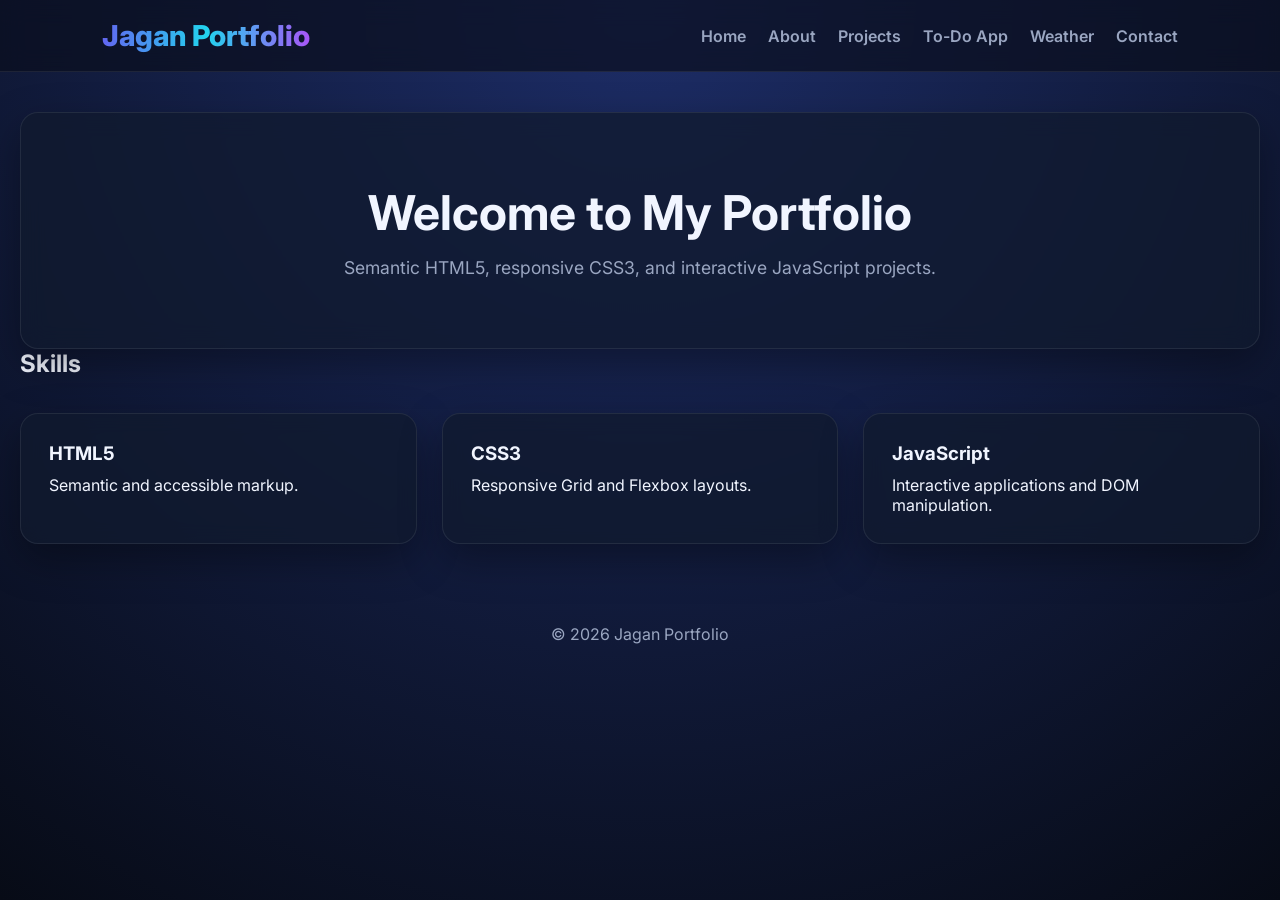
<file: index.html>
<!DOCTYPE html>
<html lang="en">

<head>

    <meta charset="UTF-8">

    <meta name="viewport"
        content="width=device-width, initial-scale=1.0">

    <meta name="description"
        content="Professional Portfolio Website">

    <title>
        Jagan Portfolio
    </title>

    <link rel="stylesheet"
        href="style.css">

</head>

<body>

    <header>

        <h1>
            Jagan Portfolio
        </h1>

        <nav>

            <ul>

                <li><a href="index.html">Home</a></li>

                <li><a href="about.html">About</a></li>

                <li><a href="projects.html">Projects</a></li>

                <li><a href="todo.html">To-Do App</a></li>

                <li><a href="weather.html">Weather</a></li>

                <li><a href="contact.html">Contact</a></li>

            </ul>

        </nav>

    </header>

    <main>

        <section class="hero">

            <h2>
                Welcome to My Portfolio
            </h2>

            <p>
                Semantic HTML5, responsive CSS3,
                and interactive JavaScript projects.
            </p>

        </section>

        <section>

            <h2 class="section-title">
                Skills
            </h2>

            <div class="projects-grid">

                <div class="card">

                    <h3>
                        HTML5
                    </h3>

                    <p>
                        Semantic and accessible markup.
                    </p>

                </div>

                <div class="card">

                    <h3>
                        CSS3
                    </h3>

                    <p>
                        Responsive Grid and Flexbox layouts.
                    </p>

                </div>

                <div class="card">

                    <h3>
                        JavaScript
                    </h3>

                    <p>
                        Interactive applications and DOM manipulation.
                    </p>

                </div>

            </div>

        </section>

    </main>

    <footer>

        <p>
            © 2026 Jagan Portfolio
        </p>

    </footer>

</body>

</html>
</file>
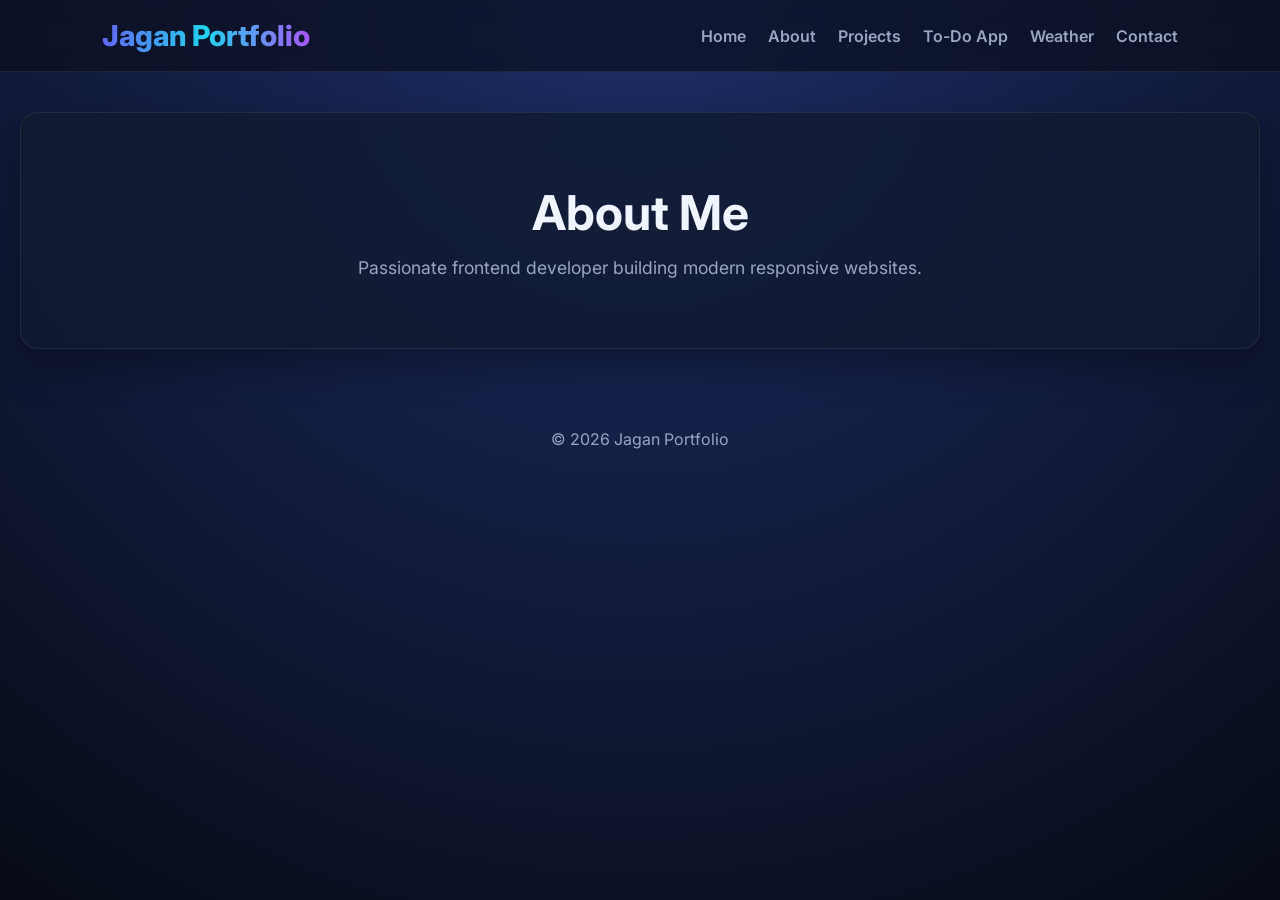
<file: about.html>
<!DOCTYPE html>
<html lang="en">

<head>

    <meta charset="UTF-8">

    <meta name="viewport"
        content="width=device-width, initial-scale=1.0">

    <title>
        About
    </title>

    <link rel="stylesheet"
        href="style.css">

</head>

<body>

    <header>

        <h1>
            Jagan Portfolio
        </h1>

        <nav>

            <ul>

                <li><a href="index.html">Home</a></li>

                <li><a href="about.html">About</a></li>

                <li><a href="projects.html">Projects</a></li>

                <li><a href="todo.html">To-Do App</a></li>

                <li><a href="weather.html">Weather</a></li>

                <li><a href="contact.html">Contact</a></li>

            </ul>

        </nav>

    </header>

    <main>

        <section class="hero">

            <h2>
                About Me
            </h2>

            <p>
                Passionate frontend developer
                building modern responsive websites.
            </p>

        </section>

    </main>

    <footer>

        <p>
            © 2026 Jagan Portfolio
        </p>

    </footer>

</body>

</html>
</file>
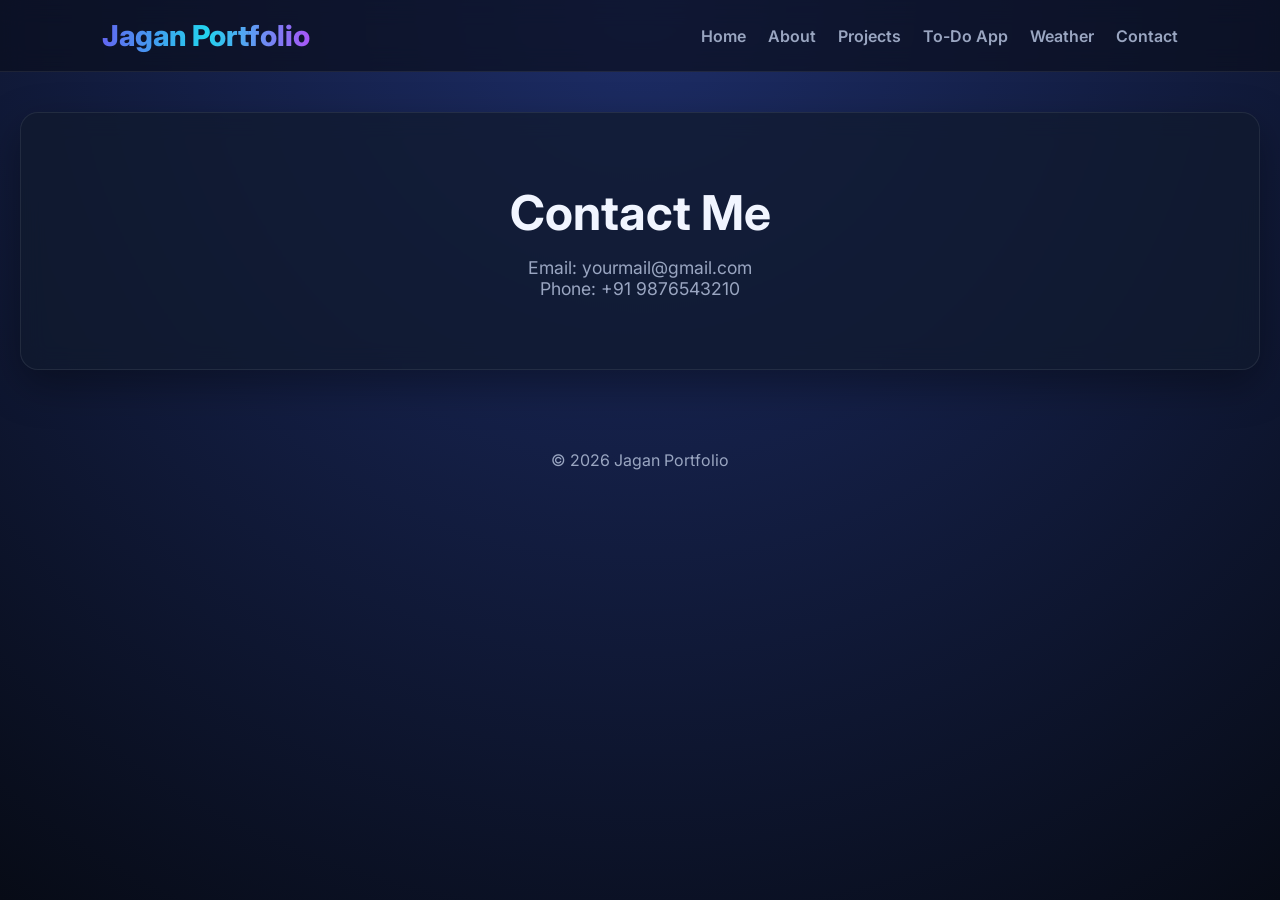
<file: contact.html>
<!DOCTYPE html>
<html lang="en">

<head>

    <meta charset="UTF-8">

    <meta name="viewport"
        content="width=device-width, initial-scale=1.0">

    <title>
        Contact
    </title>

    <link rel="stylesheet"
        href="style.css">

</head>

<body>

    <header>

        <h1>
            Jagan Portfolio
        </h1>

        <nav>

            <ul>

                <li><a href="index.html">Home</a></li>

                <li><a href="about.html">About</a></li>

                <li><a href="projects.html">Projects</a></li>

                <li><a href="todo.html">To-Do App</a></li>

                <li><a href="weather.html">Weather</a></li>

                <li><a href="contact.html">Contact</a></li>

            </ul>

        </nav>

    </header>

    <main>

        <section class="hero">

            <h2>
                Contact Me
            </h2>

            <p>
                Email: yourmail@gmail.com
            </p>

            <p>
                Phone: +91 9876543210
            </p>

        </section>

    </main>

    <footer>

        <p>
            © 2026 Jagan Portfolio
        </p>

    </footer>

</body>

</html>
</file>
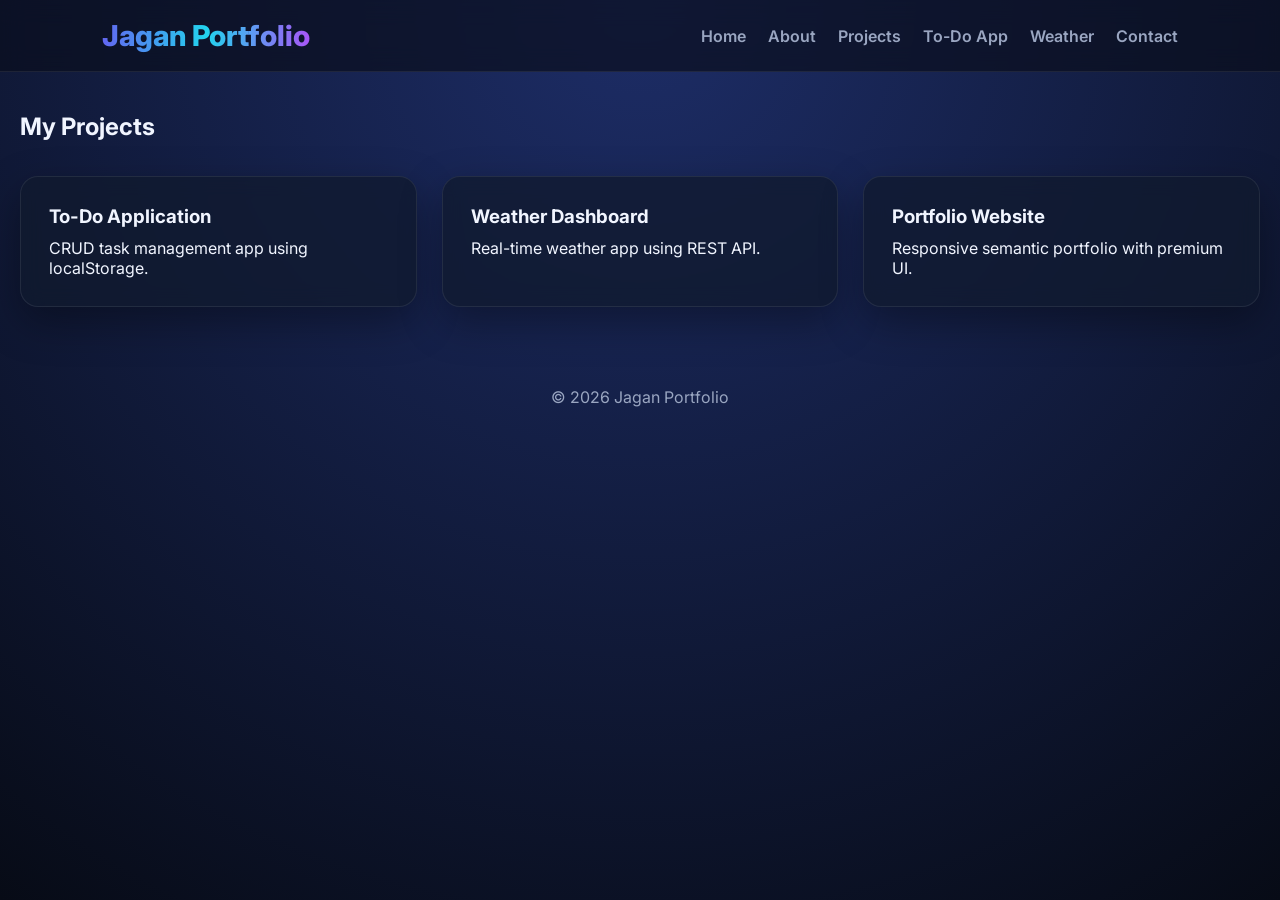
<file: projects.html>
<!DOCTYPE html>
<html lang="en">

<head>

    <meta charset="UTF-8">

    <meta name="viewport"
        content="width=device-width, initial-scale=1.0">

    <title>
        Projects
    </title>

    <link rel="stylesheet"
        href="style.css">

</head>

<body>

    <header>

        <h1>
            Jagan Portfolio
        </h1>

        <nav>

            <ul>

                <li><a href="index.html">Home</a></li>

                <li><a href="about.html">About</a></li>

                <li><a href="projects.html">Projects</a></li>

                <li><a href="todo.html">To-Do App</a></li>

                <li><a href="weather.html">Weather</a></li>

                <li><a href="contact.html">Contact</a></li>

            </ul>

        </nav>

    </header>

    <main>

        <section>

            <h2 class="section-title">
                My Projects
            </h2>

            <div class="projects-grid">

                <div class="card">

                    <h3>
                        To-Do Application
                    </h3>

                    <p>
                        CRUD task management app using localStorage.
                    </p>

                </div>

                <div class="card">

                    <h3>
                        Weather Dashboard
                    </h3>

                    <p>
                        Real-time weather app using REST API.
                    </p>

                </div>

                <div class="card">

                    <h3>
                        Portfolio Website
                    </h3>

                    <p>
                        Responsive semantic portfolio with premium UI.
                    </p>

                </div>

            </div>

        </section>

    </main>

    <footer>

        <p>
            © 2026 Jagan Portfolio
        </p>

    </footer>

</body>

</html>
</file>
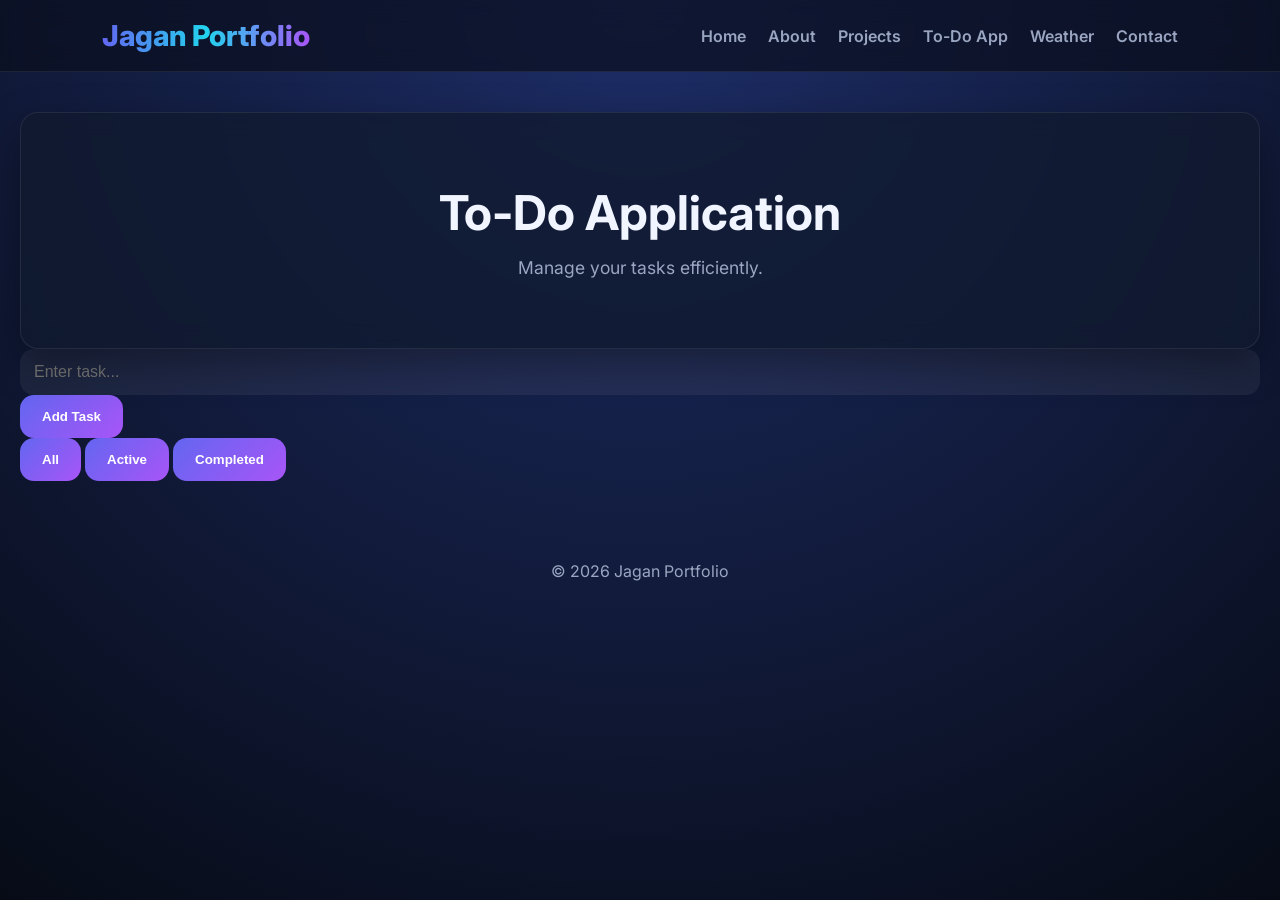
<file: todo.html>
<!DOCTYPE html>
<html lang="en">

<head>

    <meta charset="UTF-8">

    <meta name="viewport"
        content="width=device-width, initial-scale=1.0">

    <title>
        To-Do App
    </title>

    <link rel="stylesheet"
        href="style.css">

</head>

<body>

    <header>

        <h1>
            Jagan Portfolio
        </h1>

        <nav>

            <ul>

                <li><a href="index.html">Home</a></li>

                <li><a href="about.html">About</a></li>

                <li><a href="projects.html">Projects</a></li>

                <li><a href="todo.html">To-Do App</a></li>

                <li><a href="weather.html">Weather</a></li>

                <li><a href="contact.html">Contact</a></li>

            </ul>

        </nav>

    </header>

    <main>

        <section class="hero">

            <h2>
                To-Do Application
            </h2>

            <p>
                Manage your tasks efficiently.
            </p>

        </section>

        <section class="todo-container">

            <div class="todo-input-section">

                <input
                    type="text"
                    id="todo-input"
                    placeholder="Enter task...">

                <button id="add-btn">

                    Add Task

                </button>

            </div>

            <div class="filter-buttons">

                <button
                    class="filter-btn active"
                    data-filter="all">

                    All

                </button>

                <button
                    class="filter-btn"
                    data-filter="active">

                    Active

                </button>

                <button
                    class="filter-btn"
                    data-filter="completed">

                    Completed

                </button>

            </div>

            <ul id="todo-list"></ul>

        </section>

    </main>

    <footer>

        <p>
            © 2026 Jagan Portfolio
        </p>

    </footer>

    <script src="script.js"></script>

</body>

</html>
</file>
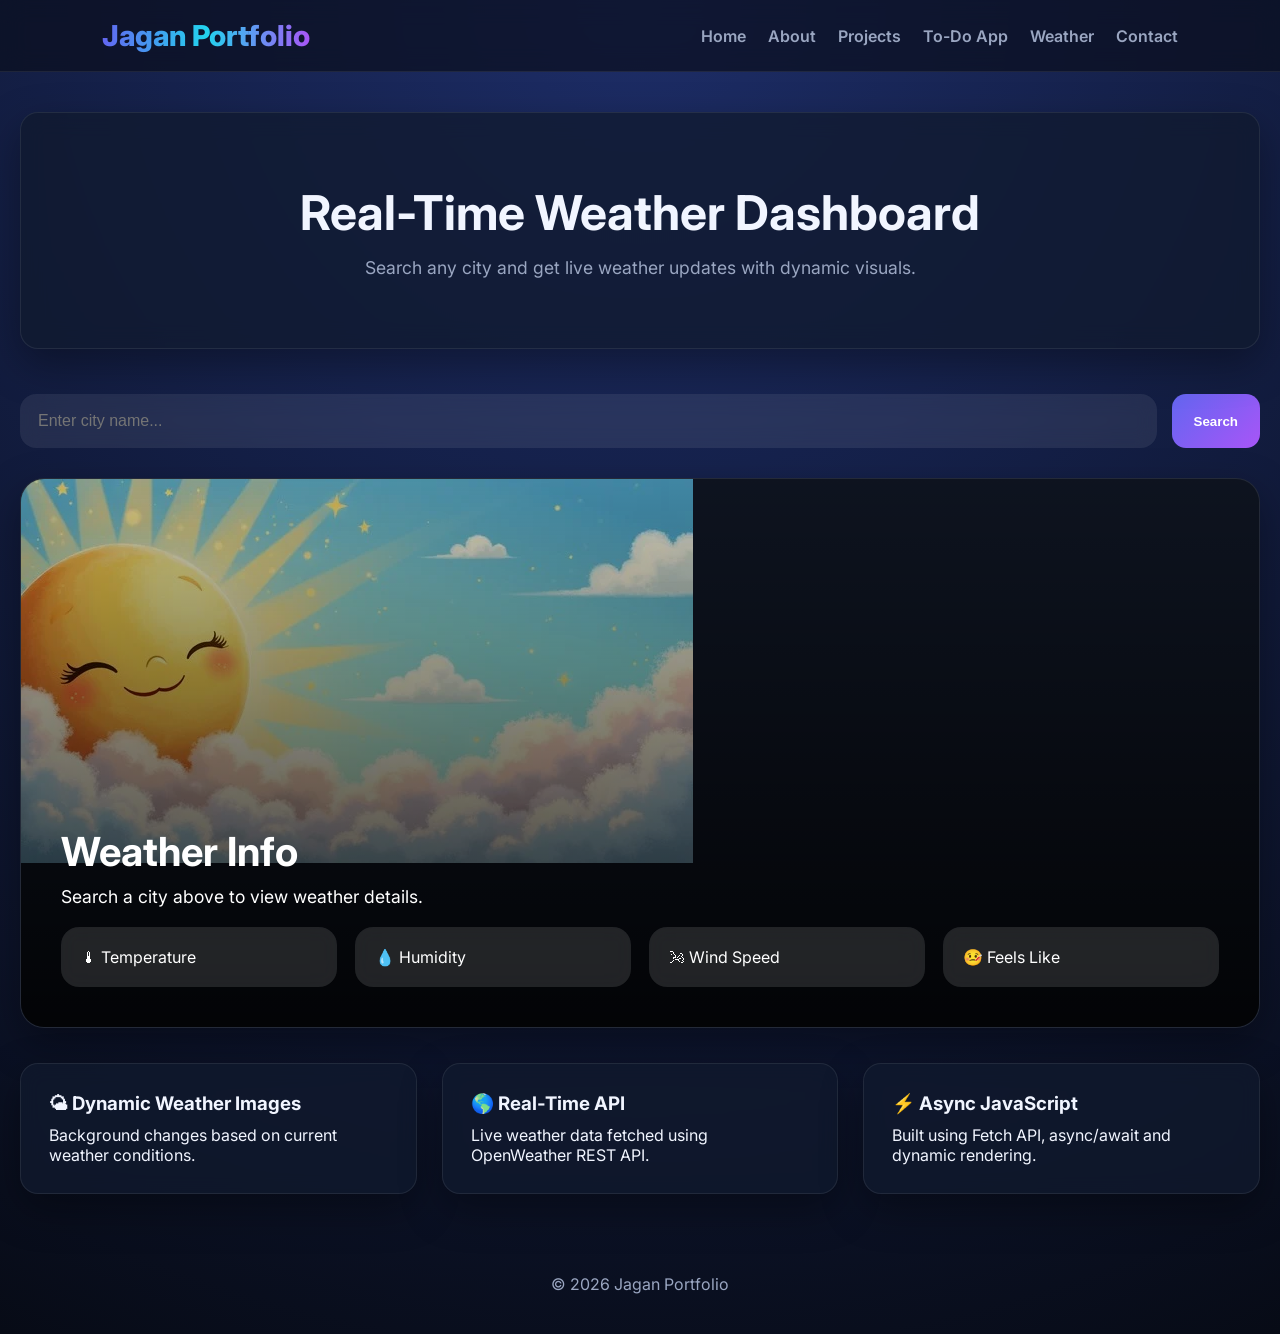
<file: weather.html>
<!DOCTYPE html>
<html lang="en">

<head>

    <meta charset="UTF-8">

    <meta
        name="viewport"
        content="width=device-width, initial-scale=1.0"
    >

    <meta
        name="description"
        content="Premium Real-Time Weather Dashboard"
    >

    <title>
        Premium Weather Dashboard
    </title>

    <link
        rel="stylesheet"
        href="style.css"
    >

</head>

<body>

    <!-- =========================
         HEADER
    ========================== -->

    <header>

        <h1>
            Jagan Portfolio
        </h1>

        <nav>

            <ul>

                <li>
                    <a href="index.html">
                        Home
                    </a>
                </li>

                <li>
                    <a href="about.html">
                        About
                    </a>
                </li>

                <li>
                    <a href="projects.html">
                        Projects
                    </a>
                </li>

                <li>
                    <a href="todo.html">
                        To-Do App
                    </a>
                </li>

                <li>
                    <a href="weather.html">
                        Weather
                    </a>
                </li>

                <li>
                    <a href="contact.html">
                        Contact
                    </a>
                </li>

            </ul>

        </nav>

    </header>

    <!-- =========================
         MAIN
    ========================== -->

    <main>

        <!-- HERO -->

        <section class="hero weather-hero">

            <h2>
                Real-Time Weather Dashboard
            </h2>

            <p>
                Search any city and get
                live weather updates
                with dynamic visuals.
            </p>

        </section>

        <!-- WEATHER SECTION -->

        <section class="weather-section">

            <!-- SEARCH -->

            <div class="weather-search">

                <input
                    type="text"
                    id="city-input"
                    placeholder="Enter city name..."
                    aria-label="City Name"
                >

                <button
                    id="search-btn"
                    aria-label="Search Weather"
                >

                    Search

                </button>

            </div>

            <!-- WEATHER CARD -->

            <div
                id="weather-card"
                class="weather-card"
            >

                <!-- IMAGE -->

                <img
                    id="weather-image"
                    src="assets/images/default.jpg"
                    alt="Weather Background"
                >

                <!-- OVERLAY -->

                <div class="weather-overlay"></div>

                <!-- CONTENT -->

                <div
                    id="weather-content"
                    class="weather-content"
                >

                    <h3>
                        Weather Info
                    </h3>

                    <p>
                        Search a city above
                        to view weather details.
                    </p>

                    <!-- DEFAULT INFO -->

                    <div class="weather-info">

                        <div class="weather-item">

                            🌡 Temperature

                        </div>

                        <div class="weather-item">

                            💧 Humidity

                        </div>

                        <div class="weather-item">

                            🌬 Wind Speed

                        </div>

                        <div class="weather-item">

                            🤒 Feels Like

                        </div>

                    </div>

                </div>

            </div>

        </section>

        <!-- EXTRA FEATURE SECTION -->

        <section class="projects-grid">

            <div class="card">

                <h3>
                    🌤 Dynamic Weather Images
                </h3>

                <p>
                    Background changes based
                    on current weather conditions.
                </p>

            </div>

            <div class="card">

                <h3>
                    🌎 Real-Time API
                </h3>

                <p>
                    Live weather data fetched
                    using OpenWeather REST API.
                </p>

            </div>

            <div class="card">

                <h3>
                    ⚡ Async JavaScript
                </h3>

                <p>
                    Built using Fetch API,
                    async/await and dynamic rendering.
                </p>

            </div>

        </section>

    </main>

    <!-- =========================
         FOOTER
    ========================== -->

    <footer>

        <p>
            © 2026 Jagan Portfolio
        </p>

    </footer>

    <!-- =========================
         SCRIPT
    ========================== -->

    <script src="script.js"></script>

</body>

</html>
</file>
<file: style.css>
/* =========================
   FONT
========================= */

@import url('https://fonts.googleapis.com/css2?family=Inter:wght@300;400;500;600;700;800&display=swap');

/* =========================
   ROOT
========================= */

:root {

    --bg: #070b16;

    --surface: rgba(17, 26, 46, 0.75);

    --text: #f1f5ff;

    --muted: #9aa6c1;

    --primary: #6366f1;

    --secondary: #22d3ee;

    --accent: #a855f7;

    --success: #22c55e;

    --warning: #f59e0b;

    --danger: #ef4444;

    --radius: 18px;

    --shadow: 0 15px 40px rgba(0,0,0,0.35);

    --border: 1px solid rgba(255,255,255,0.08);

    --transition: 0.3s ease;
}

/* =========================
   RESET
========================= */

* {

    margin: 0;

    padding: 0;

    box-sizing: border-box;
}

/* =========================
   BODY
========================= */

body {

    font-family: 'Inter', sans-serif;

    background:
        radial-gradient(circle at top,
        #1d2d67,
        #070b16);

    color: var(--text);

    min-height: 100vh;
}

/* =========================
   HEADER
========================= */

header {

    display: flex;

    justify-content: space-between;

    align-items: center;

    padding: 18px 8%;

    position: sticky;

    top: 0;

    z-index: 1000;

    background: rgba(10,15,30,0.7);

    backdrop-filter: blur(12px);

    border-bottom: var(--border);
}

header h1 {

    font-size: 1.8rem;

    font-weight: 800;

    background: linear-gradient(
        90deg,
        var(--primary),
        var(--secondary),
        var(--accent)
    );

    background-clip: text;

    -webkit-background-clip: text;

    color: transparent;

    -webkit-text-fill-color: transparent;
}

/* =========================
   NAVIGATION
========================= */

nav ul {

    display: flex;

    gap: 22px;

    list-style: none;
}

nav a {

    text-decoration: none;

    color: var(--muted);

    font-weight: 600;

    transition: var(--transition);
}

nav a:hover {

    color: white;
}

/* =========================
   MAIN
========================= */

main {

    max-width: 1300px;

    margin: auto;

    padding: 40px 20px;
}

/* =========================
   HERO
========================= */

.hero {

    background: var(--surface);

    border: var(--border);

    border-radius: var(--radius);

    padding: 70px 40px;

    text-align: center;

    backdrop-filter: blur(12px);

    box-shadow: var(--shadow);
}

.hero h2 {

    font-size: 3rem;

    margin-bottom: 15px;
}

.hero p {

    color: var(--muted);

    font-size: 1.1rem;
}

/* =========================
   GRID
========================= */

.projects-grid {

    display: grid;

    grid-template-columns:
        repeat(auto-fit, minmax(260px, 1fr));

    gap: 25px;

    margin-top: 35px;
}

/* =========================
   CARD
========================= */

.card {

    background: var(--surface);

    border-radius: var(--radius);

    border: var(--border);

    padding: 28px;

    backdrop-filter: blur(10px);

    box-shadow: var(--shadow);

    transition: var(--transition);
}

.card:hover {

    transform: translateY(-8px);

    border-color: rgba(99,102,241,0.5);
}

.card h3 {

    margin-bottom: 10px;
}

/* =========================
   BUTTON
========================= */

button {

    padding: 14px 22px;

    border: none;

    border-radius: 14px;

    cursor: pointer;

    font-weight: 700;

    color: white;

    background: linear-gradient(
        135deg,
        var(--primary),
        var(--accent)
    );

    transition: var(--transition);
}

button:hover {

    transform: translateY(-3px);
}

/* =========================
   INPUTS
========================= */

input,
textarea {

    width: 100%;

    padding: 14px;

    border-radius: 14px;

    border: none;

    outline: none;

    background: rgba(255,255,255,0.06);

    color: white;

    font-size: 1rem;
}

/* =========================
   TODO APP
========================= */

.todo-item {

    display: flex;

    justify-content: space-between;

    align-items: center;

    gap: 15px;

    padding: 18px;

    border-radius: 16px;

    background: rgba(255,255,255,0.05);

    margin-bottom: 14px;

    border: var(--border);
}

.todo-item.completed span {

    text-decoration: line-through;

    opacity: 0.6;
}

.complete-btn {

    background: var(--success);
}

.edit-btn {

    background: var(--warning);
}

.delete-btn {

    background: var(--danger);
}

/* =========================
   WEATHER SECTION
========================= */

.weather-section {

    margin-top: 45px;
}

/* SEARCH */

.weather-search {

    display: flex;

    gap: 15px;

    margin-bottom: 30px;
}

.weather-search input {

    flex: 1;

    padding: 18px;

    border-radius: 16px;

    background: rgba(255,255,255,0.08);

    backdrop-filter: blur(10px);
}

/* WEATHER CARD */

.weather-card {

    position: relative;

    overflow: hidden;

    border-radius: 24px;

    min-height: 550px;

    background: #111827;

    box-shadow: var(--shadow);

    border: var(--border);
}

/* WEATHER IMAGE */

.weather-bg {

    width: 100%;

    height: 550px;

    object-fit: cover;

    display: block;
}

/* OVERLAY */

.weather-overlay {

    position: absolute;

    inset: 0;

    background: linear-gradient(
        to top,
        rgba(0,0,0,0.85),
        rgba(0,0,0,0.2)
    );
}

/* CONTENT */

.weather-content {

    position: absolute;

    bottom: 0;

    left: 0;

    width: 100%;

    padding: 40px;

    z-index: 2;

    color: white;
}

.weather-content h3 {

    font-size: 2.5rem;

    margin-bottom: 10px;
}

.weather-content p {

    font-size: 1.1rem;

    margin-bottom: 20px;
}

/* WEATHER INFO GRID */

.weather-info {

    display: grid;

    grid-template-columns:
        repeat(auto-fit, minmax(220px,1fr));

    gap: 18px;
}

/* WEATHER ITEMS */

.weather-item {

    background: rgba(255,255,255,0.12);

    padding: 20px;

    border-radius: 18px;

    backdrop-filter: blur(10px);

    transition: var(--transition);
}

.weather-item:hover {

    transform: translateY(-5px);

    background: rgba(255,255,255,0.18);
}

/* ERROR */

.error {

    color: #fecaca;

    font-weight: 700;
}

/* =========================
   FOOTER
========================= */

footer {

    text-align: center;

    padding: 40px;

    color: var(--muted);
}

/* =========================
   RESPONSIVE
========================= */

@media (max-width: 768px) {

    header {

        flex-direction: column;

        gap: 15px;
    }

    nav ul {

        flex-wrap: wrap;

        justify-content: center;
    }

    .hero {

        padding: 45px 20px;
    }

    .hero h2 {

        font-size: 2rem;
    }

    .weather-search {

        flex-direction: column;
    }

    .weather-card {

        min-height: 650px;
    }

    .weather-bg {

        height: 650px;
    }

    .weather-content {

        padding: 25px;
    }

    .weather-content h3 {

        font-size: 2rem;
    }
}
</file>
